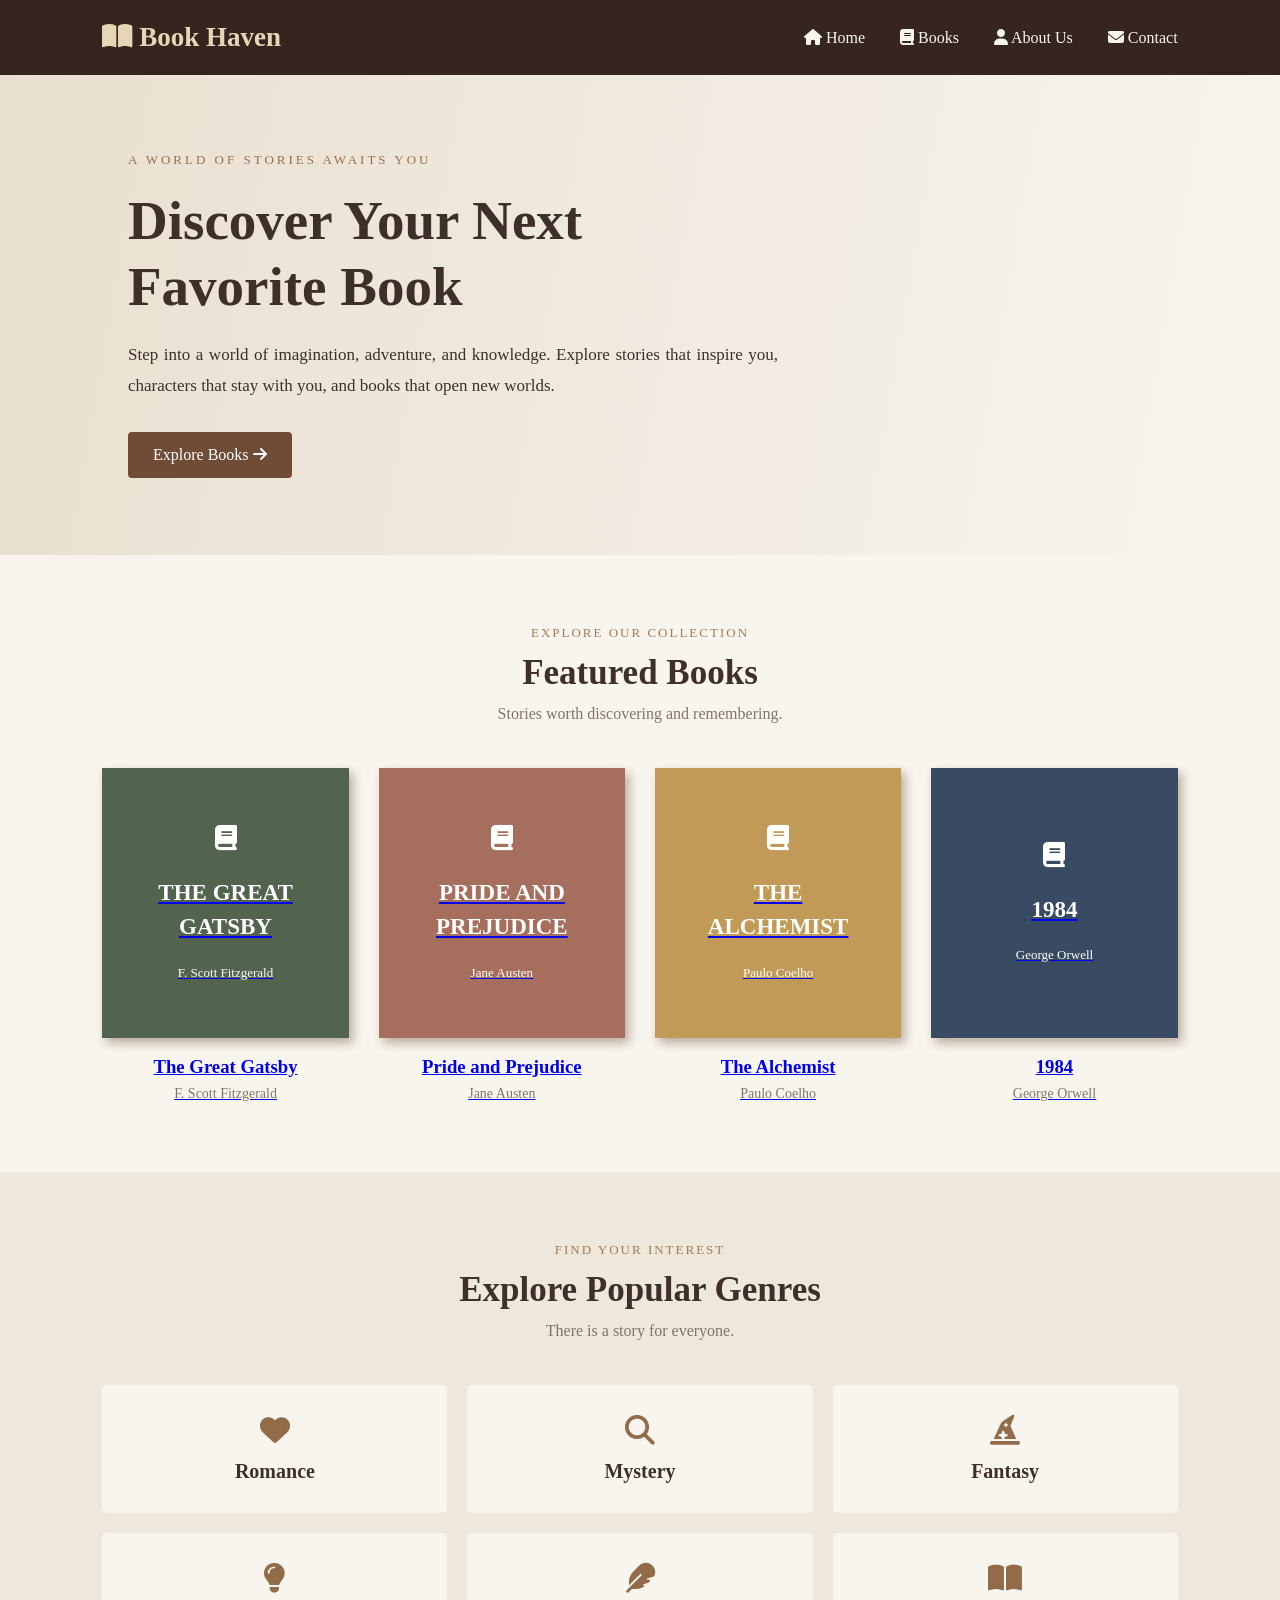
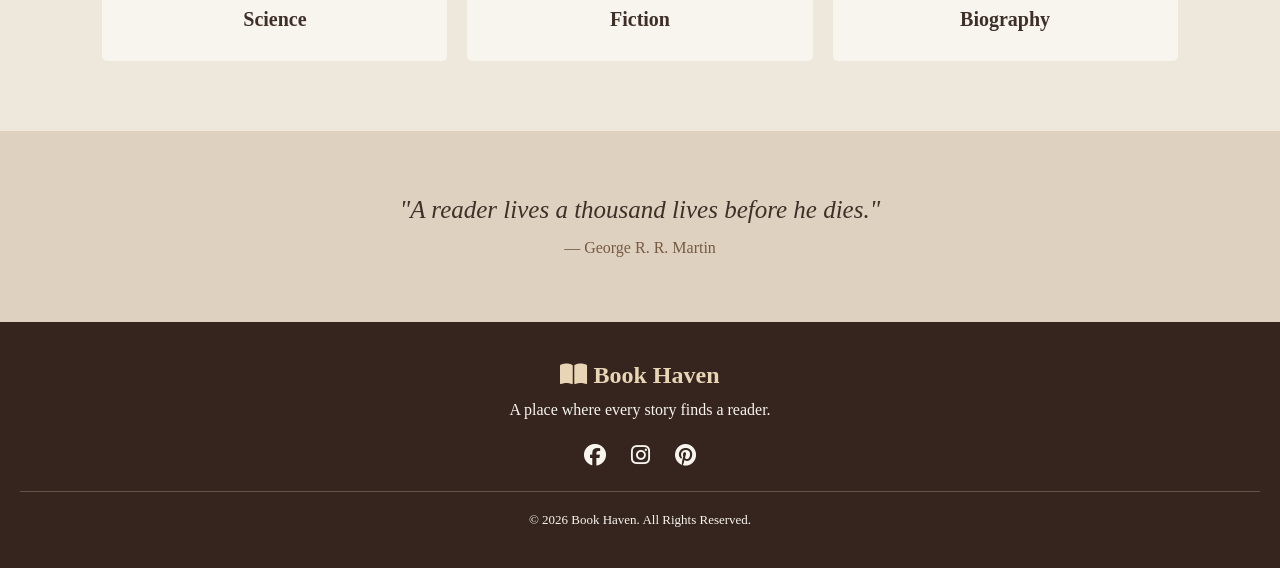
<file: index.html>
<!DOCTYPE html>
<html>
<head>
    <title>Book Haven | Discover Your Next Favorite Book</title>
    <meta name="viewport" content="width=device-width, initial-scale=1.0">
    <link rel="stylesheet" href="style.css">
    <link rel="stylesheet" href="https://cdnjs.cloudflare.com/ajax/libs/font-awesome/6.5.0/css/all.min.css">
</head>
<body>
    <header>
        <nav class="navbar">
            <h2 class="logo"><i class="fa fa-book-open"></i> Book Haven</h2>
            <ul>
    <li><a href="index.html"><i class="fa fa-home"></i> Home</a></li>
    <li><a href="books.html"><i class="fa fa-book"></i> Books</a></li>
    <li><a href="about.html"><i class="fa fa-user"></i> About Us</a></li>
    <li><a href="contact.html"><i class="fa fa-envelope"></i> Contact</a></li>
            </ul>
        </nav>
    </header>
    <section class="hero">
        <div class="hero-content">
            <p class="tagline">A WORLD OF STORIES AWAITS YOU</p>
            <h1>Discover Your Next<br>Favorite Book</h1>
            <p>Step into a world of imagination, adventure, and knowledge. Explore stories that inspire you, characters that stay with you, and books that open new worlds.</p>
            <a href="#featured" class="btn">Explore Books <i class="fa fa-arrow-right"></i></a>
        </div>
    </section>
    <section class="featured" id="featured">
        <div class="section-heading">
            <p>EXPLORE OUR COLLECTION</p>
            <h2>Featured Books</h2>
            <span>Stories worth discovering and remembering.</span>
        </div>
        <div class="book-container">
    <a href="books.html#great-gatsby" class="featured-book-link">
        <div class="book-card">
            <div class="book-cover cover-one">
                <i class="fa fa-book"></i>
                <h3>THE GREAT<br>GATSBY</h3>
                <p>F. Scott Fitzgerald</p>
            </div>
            <h3>The Great Gatsby</h3>
            <p>F. Scott Fitzgerald</p>
        </div>
    </a>
    <a href="books.html#pride-prejudice" class="featured-book-link">
        <div class="book-card">
            <div class="book-cover cover-two">
                <i class="fa fa-book"></i>
                <h3>PRIDE AND<br>PREJUDICE</h3>
                <p>Jane Austen</p>
            </div>
            <h3>Pride and Prejudice</h3>
            <p>Jane Austen</p>
        </div>
    </a>
    <a href="books.html#the-alchemist" class="featured-book-link">
        <div class="book-card">
            <div class="book-cover cover-three">
                <i class="fa fa-book"></i>
                <h3>THE<br>ALCHEMIST</h3>
                <p>Paulo Coelho</p>
            </div>
            <h3>The Alchemist</h3>
            <p>Paulo Coelho</p>
        </div>
    </a>
    <a href="books.html#1984" class="featured-book-link">
        <div class="book-card">
            <div class="book-cover cover-four">
                <i class="fa fa-book"></i>
                <h3>1984</h3>
                <p>George Orwell</p>
            </div>
            <h3>1984</h3>
            <p>George Orwell</p>
        </div>
    </a>
</div>
    </section>
    <section class="genres">
        <div class="section-heading">
            <p>FIND YOUR INTEREST</p>
            <h2>Explore Popular Genres</h2>
            <span>There is a story for everyone.</span>
        </div>
        <div class="genre-container">
    <a href="books.html?genre=romance" class="genre-card">
        <i class="fa fa-heart"></i>
        <h3>Romance</h3>
    </a>
    <a href="books.html?genre=mystery" class="genre-card">
        <i class="fa fa-magnifying-glass"></i>
        <h3>Mystery</h3>
    </a>
    <a href="books.html?genre=fantasy" class="genre-card">
        <i class="fa fa-hat-wizard"></i>
        <h3>Fantasy</h3>
    </a>
    <a href="books.html?genre=science" class="genre-card">
        <i class="fa fa-lightbulb"></i>
        <h3>Science</h3>
    </a>
    <a href="books.html?genre=fiction" class="genre-card">
        <i class="fa fa-feather"></i>
        <h3>Fiction</h3>
    </a>
    <a href="books.html?genre=biography" class="genre-card">
        <i class="fa fa-book-open"></i>
        <h3>Biography</h3>
    </a>
</div>
    </section>
    <section class="quote">
        <p>"A reader lives a thousand lives before he dies."</p>
        <span>— George R. R. Martin</span>
    </section>
    <footer>
        <h2><i class="fa fa-book-open"></i> Book Haven</h2>
        <p>A place where every story finds a reader.</p>
        <div class="social-icons">
            <i class="fab fa-facebook"></i>
            <i class="fab fa-instagram"></i>
            <i class="fab fa-pinterest"></i>
        </div>
        <p class="copyright">&copy; 2026 Book Haven. All Rights Reserved.</p>
    </footer>
    <script src="script.js"></script>
</body>
</html>
</file>
<file: style.css>
* {
    margin: 0;
    padding: 0;
    box-sizing: border-box;
}
body {
    font-family: Georgia, serif;
    background-color: #f8f5ef;
    color: #3e3028;
}
.navbar {
    display: flex;
    justify-content: space-between;
    align-items: center;
    padding: 22px 8%;
    background-color: #35251e;
}
.logo {
    color: #e8d5b5;
    font-size: 27px;
}
.navbar ul {
    display: flex;
    list-style: none;
    gap: 35px;
}
.navbar ul li a {
    color: #f8f5ef;
    text-decoration: none;
    font-size: 16px;
}
.navbar ul li a:hover, .navbar ul li a.active {
    color: #d6ad75;
}
.hero {
    min-height: 480px;
    display: flex;
    align-items: center;
    padding: 70px 10%;
    background: linear-gradient(100deg, #e9dfd0, #f8f5ef);
}
.hero-content {
    max-width: 650px;
}
.tagline {
    color: #9a704a;
    letter-spacing: 3px;
    font-size: 13px;
    margin-bottom: 20px;
}
.hero h1 {
    font-size: 55px;
    line-height: 1.2;
    margin-bottom: 20px;
}
.hero-content > p:not(.tagline) {
    font-size: 17px;
    line-height: 1.8;
    text-align: justify;
    margin-bottom: 30px;
}
.btn {
    display: inline-block;
    background-color: #704c37;
    color: white;
    padding: 14px 25px;
    text-decoration: none;
    border-radius: 4px;
}
.btn:hover {
    background-color: #4b3024;
}
.featured, .genres {
    padding: 70px 8%;
}
.section-heading {
    text-align: center;
    margin-bottom: 45px;
}
.section-heading p {
    color: #a47b52;
    letter-spacing: 2px;
    font-size: 13px;
}
.section-heading h2 {
    font-size: 35px;
    margin: 12px 0;
}
.section-heading span {
    color: #81746b;
}
.book-container {
    display: grid;
    grid-template-columns: repeat(4, 1fr);
    gap: 30px;
}
.book-card {
    text-align: center;
}
.book-cover {
    height: 270px;
    margin-bottom: 18px;
    padding: 25px 15px;
    display: flex;
    flex-direction: column;
    justify-content: center;
    align-items: center;
    color: white;
    box-shadow: 4px 5px 10px #b9aa99;
}
.book-cover i {
    font-size: 25px;
    margin-bottom: 25px;
}
.book-cover h3 {
    font-size: 23px;
    line-height: 1.5;
}
.book-cover p {
    font-size: 13px;
    margin-top: 20px;
}
.cover-one {
    background-color: #52634e;
}
.cover-two {
    background-color: #a66e5c;
}
.cover-three {
    background-color: #c19a57;
}
.cover-four {
    background-color: #394b62;
}
.book-card > h3 {
    margin-bottom: 8px;
}
.book-card > p {
    color: #81746b;
    font-size: 14px;
}
.genres {
    background-color: #eee7dc;
}
.genre-container {
    display: grid;
    grid-template-columns: repeat(3, 1fr);
    gap: 20px;
}
.genre-card {
    background-color: #f8f5ef;
    padding: 30px;
    text-align: center;
    border-radius: 5px;
}
.genre-card i {
    font-size: 30px;
    color: #926b49;
    margin-bottom: 15px;
}
.genre-card h3 {
    font-size: 20px;
}
.genre-card:hover {
    background-color: #e2d4c1;
    transform: translateY(-5px);
    transition: 0.3s;
}
.quote {
    text-align: center;
    padding: 65px 20px;
    background-color: #dfd1bf;
}
.quote p {
    font-size: 25px;
    font-style: italic;
    margin-bottom: 15px;
}
.quote span {
    color: #765b43;
}
footer {
    background-color: #35251e;
    color: #f8f5ef;
    text-align: center;
    padding: 40px 20px;
}
footer h2 {
    color: #e8d5b5;
    margin-bottom: 12px;
}
footer > p {
    margin-bottom: 20px;
}
.social-icons {
    display: flex;
    justify-content: center;
    gap: 25px;
    font-size: 22px;
    margin: 25px 0;
}
.social-icons i {
    cursor: pointer;
}
.copyright {
    border-top: 1px solid #665247;
    padding-top: 20px;
    font-size: 13px;
    margin-bottom: 0;
}
@media (max-width: 768px) {
    .navbar {
        flex-direction: column;
        gap: 20px;
    }
    .navbar ul {
        gap: 18px;
    }
    .hero h1 {
        font-size: 40px;
    }
    .book-container {
        grid-template-columns: repeat(2, 1fr);
    }
    .genre-container {
        grid-template-columns: repeat(2, 1fr);
    }
}
@media (max-width: 480px) {
    .navbar ul {
        gap: 12px;
    }
    .navbar ul li a {
        font-size: 13px;
    }
    .hero {
        padding: 60px 7%;
    }
    .hero h1 {
        font-size: 35px;
    }
    .book-container, .genre-container {
        grid-template-columns: 1fr;
    }
}
.about-hero {
    background: linear-gradient(100deg, #e9dfd0, #f8f5ef);
    text-align: center;
    padding: 85px 20px;
}
.about-hero h1 {
    font-size: 45px;
    margin-bottom: 15px;
}
.about-hero p {
    color: #81746b;
    font-size: 18px;
}
.about-intro {
    display: flex;
    align-items: center;
    gap: 60px;
    padding: 80px 10%;
}
.about-image {
    flex: 1;
    min-height: 320px;
    background-color: #dfd1bf;
    display: flex;
    flex-direction: column;
    justify-content: center;
    align-items: center;
    border-radius: 8px;
}
.about-image i {
    font-size: 85px;
    color: #704c37;
    margin-bottom: 25px;
}
.about-image h2 {
    font-size: 25px;
}
.about-text {
    flex: 1.3;
}
.subtitle {
    color: #a47b52;
    letter-spacing: 2px;
    font-size: 13px;
    margin-bottom: 15px;
}
.about-text h2, .our-story h2 {
    font-size: 35px;
    margin-bottom: 20px;
}
.about-text p:not(.subtitle), .our-story > p:not(.subtitle) {
    text-align: justify;
    line-height: 1.9;
    margin-bottom: 18px;
    color: #66584e;
}
.our-story {
    background-color: #eee7dc;
    padding: 75px 15%;
    text-align: center;
}
.our-story > p:not(.subtitle) {
    max-width: 850px;
    margin: 0 auto 18px;
}
.mission-vision {
    display: grid;
    grid-template-columns: repeat(2, 1fr);
    gap: 30px;
    padding: 75px 10%;
}
.info-card {
    background-color: #eee7dc;
    padding: 40px;
    text-align: center;
    border-radius: 8px;
}
.info-card i {
    font-size: 40px;
    color: #926b49;
    margin-bottom: 20px;
}
.info-card h2 {
    font-size: 27px;
    margin-bottom: 18px;
}
.info-card p {
    text-align: justify;
    line-height: 1.8;
    color: #66584e;
}
.info-card:hover {
    transform: translateY(-5px);
    transition: 0.3s;
}
.about-quote {
    text-align: center;
    padding: 65px 20px;
    background-color: #dfd1bf;
}
.about-quote p {
    font-size: 25px;
    font-style: italic;
    margin-bottom: 15px;
}
.about-quote span {
    color: #765b43;
}
@media (max-width: 768px) {
    .about-intro {
        flex-direction: column;
        padding: 50px 7%;
        gap: 35px;
    }
    .about-image {
        width: 100%;
        min-height: 250px;
    }
    .mission-vision {
        grid-template-columns: 1fr;
        padding: 50px 7%;
    }
    .our-story {
        padding: 55px 8%;
    }
}
.contact-hero {
    background: linear-gradient(100deg, #e9dfd0, #f8f5ef);
    text-align: center;
    padding: 75px 20px;
}
.contact-hero h1 {
    font-size: 45px;
    margin-bottom: 15px;
}
.contact-hero p {
    color: #81746b;
    font-size: 17px;
}
.contact-section {
    display: grid;
    grid-template-columns: 1fr 1.2fr;
    gap: 60px;
    padding: 80px 10%;
}
.contact-info {
    padding: 20px 0;
}
.contact-info h2 {
    font-size: 35px;
    margin-bottom: 20px;
}
.info-description {
    color: #66584e;
    line-height: 1.8;
    text-align: justify;
    margin-bottom: 35px;
}
.contact-item {
    display: flex;
    align-items: center;
    gap: 20px;
    margin-bottom: 25px;
}
.contact-item > i {
    background-color: #eee7dc;
    color: #926b49;
    padding: 18px;
    border-radius: 50%;
    font-size: 20px;
}
.contact-item h3 {
    margin-bottom: 7px;
}
.contact-item p {
    color: #81746b;
}
.follow-heading {
    margin-top: 35px;
    margin-bottom: 18px;
}
.contact-social {
    display: flex;
    gap: 20px;
    font-size: 23px;
    color: #704c37;
}
.contact-social i {
    cursor: pointer;
}
.contact-form {
    background-color: #eee7dc;
    padding: 40px;
    border-radius: 8px;
}
.contact-form h2 {
    font-size: 30px;
    margin-bottom: 12px;
}
.contact-form > p {
    color: #81746b;
    margin-bottom: 25px;
    line-height: 1.6;
}
.contact-form form {
    display: flex;
    flex-direction: column;
    gap: 12px;
}
.contact-form label {
    font-weight: bold;
}
.contact-form input, .contact-form textarea {
    width: 100%;
    padding: 14px;
    border: 1px solid #d2c4b3;
    border-radius: 5px;
    background-color: #f8f5ef;
    font-family: Arial, sans-serif;
    font-size: 14px;
}
.contact-form textarea {
    height: 130px;
    resize: vertical;
}
.contact-form button {
    margin-top: 10px;
    padding: 14px;
    background-color: #704c37;
    color: white;
    border: none;
    border-radius: 5px;
    font-size: 16px;
    cursor: pointer;
}
.contact-form button:hover {
    background-color: #4b3024;
}
.contact-quote {
    text-align: center;
    padding: 65px 20px;
    background-color: #dfd1bf;
}
.contact-quote p {
    font-size: 25px;
    font-style: italic;
    margin-bottom: 15px;
}
.contact-quote span {
    color: #765b43;
}
@media (max-width: 768px) {
    .contact-section {
        grid-template-columns: 1fr;
        padding: 50px 7%;
        gap: 35px;
    }
    .contact-form {
        padding: 25px;
    }
}
.books-hero {
    background: linear-gradient(100deg, #e9dfd0, #f8f5ef);
    text-align: center;
    padding: 85px 20px;
}
.books-hero > p {
    color: #a47b52;
    letter-spacing: 3px;
    font-size: 13px;
    margin-bottom: 18px;
}
.books-hero h1 {
    font-size: 45px;
    margin-bottom: 15px;
}
.books-hero span {
    color: #81746b;
    font-size: 17px;
}
.books-section {
    padding: 70px 8%;
}
.books-grid {
    display: grid;
    grid-template-columns: repeat(4, 1fr);
    gap: 30px;
}
.collection-card {
    background-color: #eee7dc;
    padding: 20px;
    text-align: center;
    border-radius: 8px;
    transition: 0.3s;
}
.collection-card:hover {
    transform: translateY(-6px);
    box-shadow: 4px 6px 15px #c9b9a7;
}
.collection-card img {
    width: 100%;
    height: 240px;
    object-fit: contain;
    margin-bottom: 18px;
}
.collection-card h3 {
    font-size: 19px;
    margin-bottom: 8px;
}
.collection-card .book-author {
    color: #a47b52;
    font-weight: bold;
    margin-bottom: 12px;
}
.collection-card p:last-child {
    color: #66584e;
    font-size: 14px;
    line-height: 1.6;
}
@media (max-width: 900px) {
    .books-grid {
        grid-template-columns: repeat(3, 1fr);
    }
}
@media (max-width: 768px) {
    .books-grid {
        grid-template-columns: repeat(2, 1fr);
    }
}
@media (max-width: 480px) {
    .books-grid {
        grid-template-columns: 1fr;
    }
}
/* ABOUT US PAGE COLOR UPDATES */
.about-hero {
    background: linear-gradient(120deg, #f0ded2, #e9dfd0, #f8f5ef);
}
.about-hero h1 {
    color: #704c37;
}
.about-hero p {
    color: #9a654e;
}
.about-image {
    background: linear-gradient(145deg, #c98f70, #e5c5a9);
    box-shadow: 5px 7px 15px #c9b9a7;
}
.about-image i {
    color: #704c37;
}
.about-image h2 {
    color: #4b3024;
}
.our-story {
    background-color: #f0ded2;
}
.our-story h2 {
    color: #704c37;
}
.info-card {
    background: linear-gradient(145deg, #f0ded2, #eee7dc);
    border: 1px solid #dfc2ad;
    box-shadow: 3px 5px 12px #d5c5b5;
}
.info-card i {
    color: #b8755b;
}
.info-card h2 {
    color: #704c37;
}
.info-card:hover {
    background: #e8d0bf;
}
.about-quote {
    background: linear-gradient(100deg, #d9b49c, #ead4c3);
}
.about-quote p {
    color: #4b3024;
}
.about-quote span {
    color: #704c37;
}

/* CONTACT PAGE COLOR UPDATES */
.contact-hero {
    background: linear-gradient(120deg, #f0ded2, #e9dfd0, #f8f5ef);
}
.contact-hero h1 {
    color: #704c37;
}
.contact-hero p {
    color: #9a654e;
}
.contact-info h2 {
    color: #704c37;
}
.contact-item > i {
    background-color: #f0ded2;
    color: #b8755b;
    border: 1px solid #dfc2ad;
}
.contact-item h3 {
    color: #704c37;
}
.contact-social {
    color: #b8755b;
}
.contact-social i:hover {
    color: #704c37;
}
.contact-form {
    background: linear-gradient(145deg, #f0ded2, #eee7dc);
    border: 1px solid #dfc2ad;
    box-shadow: 4px 6px 15px #d5c5b5;
}
.contact-form h2 {
    color: #704c37;
}
.contact-form input:focus,
.contact-form textarea:focus {
    outline: 2px solid #c19a72;
    border-color: #b8755b;
}
.contact-form button {
    background-color: #b8755b;
}
.contact-form button:hover {
    background-color: #704c37;
}
.contact-quote {
    background: linear-gradient(100deg, #d9b49c, #ead4c3);
}
.contact-quote p {
    color: #4b3024;
}
.contact-quote span {
    color: #704c37;
}
/* BOOK GENRE FILTERS */
.genre-filters {
    display: flex;
    justify-content: center;
    flex-wrap: wrap;
    gap: 12px;
    margin: 30px 0 40px;
}
.filter-btn {
    padding: 11px 22px;
    border: 1px solid #dfc2ad;
    border-radius: 25px;
    background-color: #eee7dc;
    color: #704c37;
    font-family: Georgia, serif;
    font-size: 14px;
    cursor: pointer;
    transition: 0.3s;
}
.filter-btn:hover,
.filter-btn.active {
    background-color: #b8755b;
    color: white;
    border-color: #b8755b;
}
.collection-card[hidden] {
    display: none;
}
.genre-card {
    text-decoration: none;
    color: inherit;
    cursor: pointer;
    transition: 0.3s;
}
.genre-card:hover {
    transform: translateY(-5px);
}
</file>
